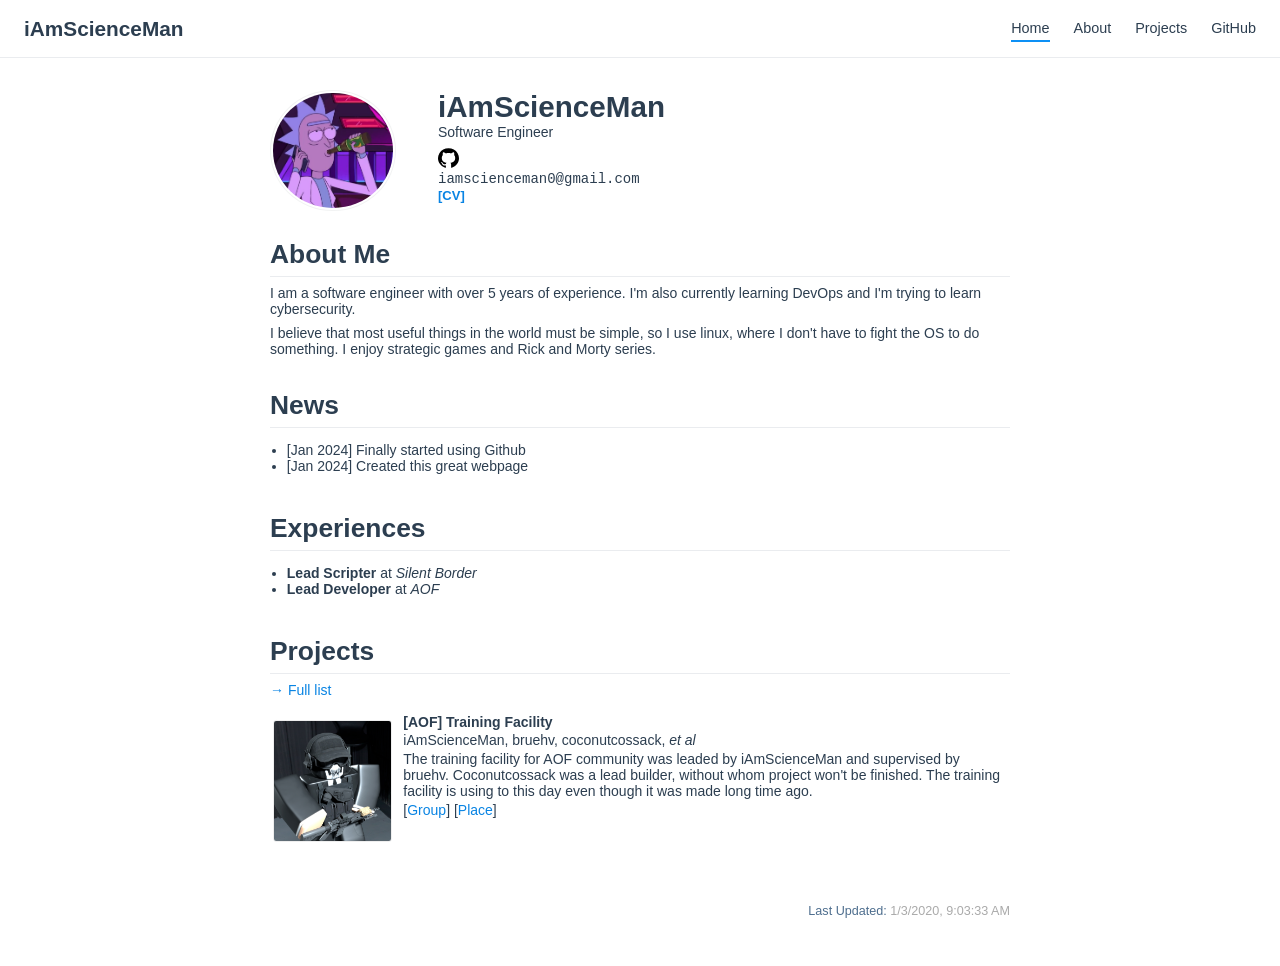
<file: index.html>
<!DOCTYPE html>
<html lang="en-US">
  <head>
    <meta charset="utf-8">
    <meta name="viewport" content="width=device-width,initial-scale=1">
    <title>iAmScienceMan</title>
    <meta name="description" content="A bio of a person iAmScienceMan.">
    <link rel="icon" href="/logo.png">
    
    <link rel="preload" href="/assets/css/0.styles.489d24ff.css" as="style"><link rel="preload" href="/assets/js/app.87659810.js" as="script"><link rel="preload" href="/assets/js/2.44b6f98c.js" as="script"><link rel="preload" href="/assets/js/7.25249112.js" as="script"><link rel="preload" href="/assets/js/4.9dccd740.js" as="script"><link rel="preload" href="/assets/js/5.54adec9b.js" as="script"><link rel="prefetch" href="/assets/js/10.23a08a59.js"><link rel="prefetch" href="/assets/js/11.854629a2.js"><link rel="prefetch" href="/assets/js/3.06951db2.js"><link rel="prefetch" href="/assets/js/6.aa288cdd.js"><link rel="prefetch" href="/assets/js/8.6f70e950.js"><link rel="prefetch" href="/assets/js/9.9368cfe2.js">
    <link rel="stylesheet" href="/assets/css/0.styles.489d24ff.css">
  </head>
  <body>
    <div id="app" data-server-rendered="true"><div class="theme-container no-sidebar home-page"><header class="navbar"><div class="sidebar-button"><svg xmlns="http://www.w3.org/2000/svg" aria-hidden="true" role="img" viewBox="0 0 448 512" class="icon"><path fill="currentColor" d="M436 124H12c-6.627 0-12-5.373-12-12V80c0-6.627 5.373-12 12-12h424c6.627 0 12 5.373 12 12v32c0 6.627-5.373 12-12 12zm0 160H12c-6.627 0-12-5.373-12-12v-32c0-6.627 5.373-12 12-12h424c6.627 0 12 5.373 12 12v32c0 6.627-5.373 12-12 12zm0 160H12c-6.627 0-12-5.373-12-12v-32c0-6.627 5.373-12 12-12h424c6.627 0 12 5.373 12 12v32c0 6.627-5.373 12-12 12z"></path></svg></div> <a href="/" class="home-link router-link-exact-active router-link-active"><!----> <span class="site-name">iAmScienceMan</span></a> <div class="links"><!----> <nav class="nav-links can-hide"><div class="nav-item"><a href="/" class="nav-link router-link-exact-active router-link-active">Home</a></div><div class="nav-item"><a href="/about/" class="nav-link">About</a></div><div class="nav-item"><a href="/projects/" class="nav-link">Projects</a></div><div class="nav-item"><a href="https://github.com/iAmScienceMan" target="_blank" rel="noopener noreferrer" class="nav-link external">
  GitHub
  <svg xmlns="http://www.w3.org/2000/svg" aria-hidden="true" x="0px" y="0px" viewBox="0 0 100 100" width="15" height="15" class="icon outbound"><path fill="currentColor" d="M18.8,85.1h56l0,0c2.2,0,4-1.8,4-4v-32h-8v28h-48v-48h28v-8h-32l0,0c-2.2,0-4,1.8-4,4v56C14.8,83.3,16.6,85.1,18.8,85.1z"></path> <polygon fill="currentColor" points="45.7,48.7 51.3,54.3 77.2,28.5 77.2,37.2 85.2,37.2 85.2,14.9 62.8,14.9 62.8,22.9 71.5,22.9"></polygon></svg></a></div> <!----></nav></div></header> <div class="sidebar-mask"></div> <aside class="sidebar"><nav class="nav-links"><div class="nav-item"><a href="/" class="nav-link router-link-exact-active router-link-active">Home</a></div><div class="nav-item"><a href="/about/" class="nav-link">About</a></div><div class="nav-item"><a href="/projects/" class="nav-link">Projects</a></div><div class="nav-item"><a href="https://github.com/iAmScienceMan" target="_blank" rel="noopener noreferrer" class="nav-link external">
  GitHub
  <svg xmlns="http://www.w3.org/2000/svg" aria-hidden="true" x="0px" y="0px" viewBox="0 0 100 100" width="15" height="15" class="icon outbound"><path fill="currentColor" d="M18.8,85.1h56l0,0c2.2,0,4-1.8,4-4v-32h-8v28h-48v-48h28v-8h-32l0,0c-2.2,0-4,1.8-4,4v56C14.8,83.3,16.6,85.1,18.8,85.1z"></path> <polygon fill="currentColor" points="45.7,48.7 51.3,54.3 77.2,28.5 77.2,37.2 85.2,37.2 85.2,14.9 62.8,14.9 62.8,22.9 71.5,22.9"></polygon></svg></a></div> <!----></nav>  <!----> </aside> <main class="page"> <div class="theme-default-content content__default"><div class="profile"><div class="image"><img src="/profile.jpg" alt></div> <div class="info"><div class="name">
      iAmScienceMan
    </div> <div class="bio"><p>Software Engineer</p></div> <div class="socials"><div><a href="https://github.com/iAmScienceMan" target="_blank"><img src="/icons/github.svg" alt="github" title="github"></a></div></div> <div class="contact"><div title="Contact me" class="email">iamscienceman0@gmail.com</div></div> <div><a target="_blank" href="https://github.com/iAmScienceMan" title="Download my CV in PDF"><font size="2em" color=""><b>[CV]</b></font></a></div></div></div> <h2 id="about-me">About Me</h2> <p>I am a software engineer with over 5 years of experience. I'm also currently learning DevOps and I'm trying to learn cybersecurity.</p> <p>I believe that most useful things in the world must be simple, so I use linux, where I don't have to fight the OS to do something.
I enjoy strategic games and Rick and Morty series.</p> <h2 id="news">News</h2> <ul><li>[Jan 2024] Finally started using Github</li> <li>[Jan 2024] Created this great webpage</li></ul> <h2 id="experiences">Experiences</h2> <ul><li><strong>Lead Scripter</strong> at <em>Silent Border</em> <br></li> <li><strong>Lead Developer</strong> at <em>AOF</em> <br></li></ul> <h2 id="projects">Projects</h2> <p><a href="/projects/">→ Full list</a></p> <div class="md-card"><div class="card-image"><img src="/projects/1.png" alt></div> <div class="card-content"><p><strong>[AOF] Training Facility</strong></p> <p>iAmScienceMan, bruehv, coconutcossack, <em>et al</em></p> <p>The training facility for AOF community was leaded by iAmScienceMan and supervised by bruehv. Coconutcossack was a lead builder, without whom project won't be finished. The training facility is using to this day even though it was made long time ago.</p> <p>[<a href="https://www.roblox.com/groups/12927287/Anti-Oder-Forces#!/about" target="_blank" rel="noopener noreferrer">Group<svg xmlns="http://www.w3.org/2000/svg" aria-hidden="true" x="0px" y="0px" viewBox="0 0 100 100" width="15" height="15" class="icon outbound"><path fill="currentColor" d="M18.8,85.1h56l0,0c2.2,0,4-1.8,4-4v-32h-8v28h-48v-48h28v-8h-32l0,0c-2.2,0-4,1.8-4,4v56C14.8,83.3,16.6,85.1,18.8,85.1z"></path> <polygon fill="currentColor" points="45.7,48.7 51.3,54.3 77.2,28.5 77.2,37.2 85.2,37.2 85.2,14.9 62.8,14.9 62.8,22.9 71.5,22.9"></polygon></svg></a>] [<a href="https://www.roblox.com/games/9436145534/AOF-Training-Facility" target="_blank" rel="noopener noreferrer">Place<svg xmlns="http://www.w3.org/2000/svg" aria-hidden="true" x="0px" y="0px" viewBox="0 0 100 100" width="15" height="15" class="icon outbound"><path fill="currentColor" d="M18.8,85.1h56l0,0c2.2,0,4-1.8,4-4v-32h-8v28h-48v-48h28v-8h-32l0,0c-2.2,0-4,1.8-4,4v56C14.8,83.3,16.6,85.1,18.8,85.1z"></path> <polygon fill="currentColor" points="45.7,48.7 51.3,54.3 77.2,28.5 77.2,37.2 85.2,37.2 85.2,14.9 62.8,14.9 62.8,22.9 71.5,22.9"></polygon></svg></a>]</p></div></div></div> <footer class="page-edit"><!----> <div class="last-updated"><span class="prefix">Last Updated:</span> <span class="time">1/3/2020, 9:03:33 AM</span></div></footer> <!----> </main></div><div class="global-ui"></div></div>
    <script src="/assets/js/app.87659810.js" defer></script><script src="/assets/js/2.44b6f98c.js" defer></script><script src="/assets/js/7.25249112.js" defer></script><script src="/assets/js/4.9dccd740.js" defer></script><script src="/assets/js/5.54adec9b.js" defer></script>
  </body>
</html>
</file>
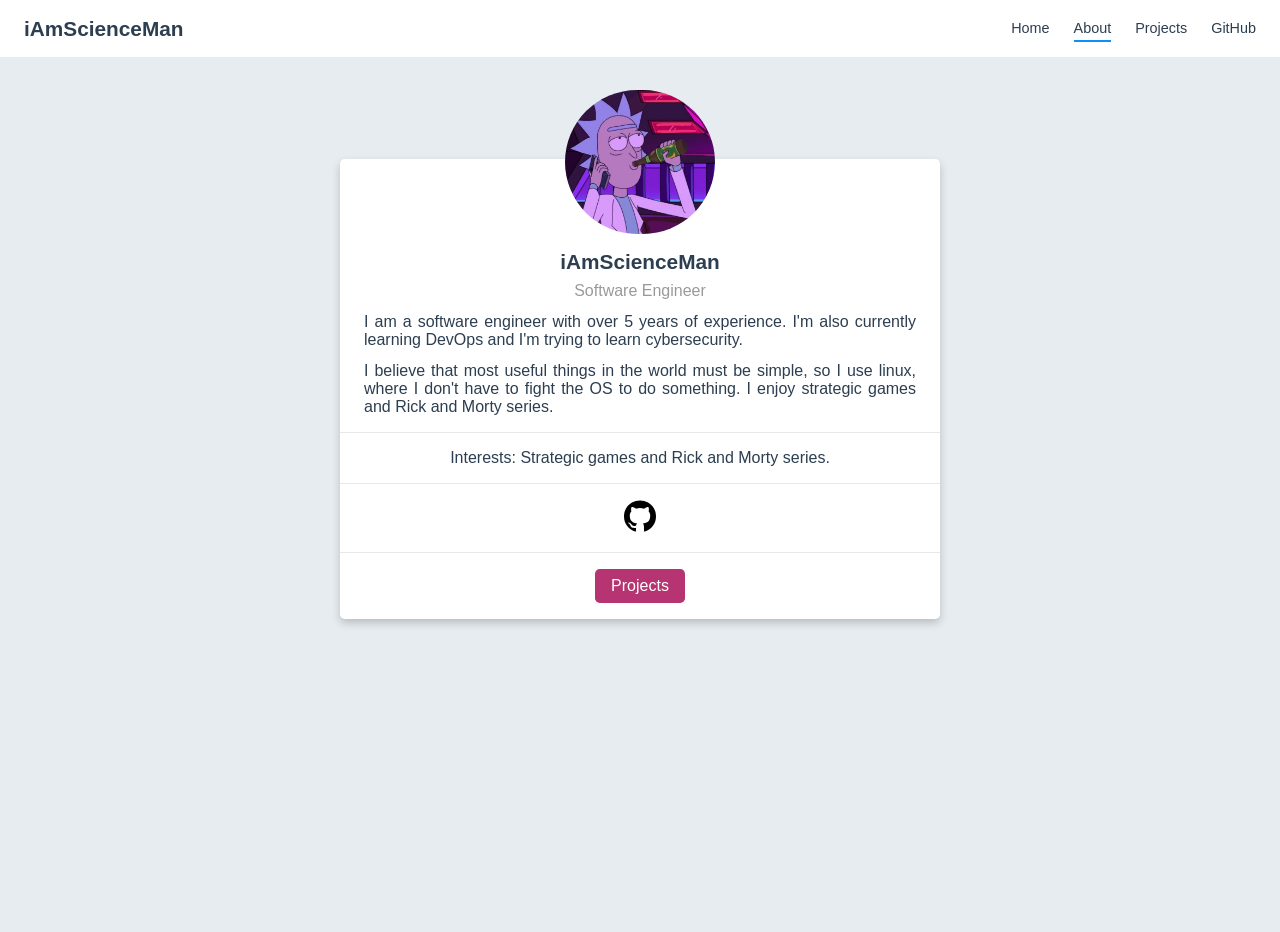
<file: about/index.html>
<!DOCTYPE html>
<html lang="en-US">
  <head>
    <meta charset="utf-8">
    <meta name="viewport" content="width=device-width,initial-scale=1">
    <title>iAmScienceMan</title>
    <meta name="description" content="The biography and information about me.">
    <link rel="icon" href="/logo.png">
    
    <link rel="preload" href="/assets/css/0.styles.489d24ff.css" as="style"><link rel="preload" href="/assets/js/app.87659810.js" as="script"><link rel="preload" href="/assets/js/2.44b6f98c.js" as="script"><link rel="preload" href="/assets/js/8.6f70e950.js" as="script"><link rel="preload" href="/assets/js/3.06951db2.js" as="script"><link rel="prefetch" href="/assets/js/10.23a08a59.js"><link rel="prefetch" href="/assets/js/11.854629a2.js"><link rel="prefetch" href="/assets/js/4.9dccd740.js"><link rel="prefetch" href="/assets/js/5.54adec9b.js"><link rel="prefetch" href="/assets/js/6.aa288cdd.js"><link rel="prefetch" href="/assets/js/7.25249112.js"><link rel="prefetch" href="/assets/js/9.9368cfe2.js">
    <link rel="stylesheet" href="/assets/css/0.styles.489d24ff.css">
  </head>
  <body>
    <div id="app" data-server-rendered="true"><div class="theme-container no-sidebar about-page"><header class="navbar"><div class="sidebar-button"><svg xmlns="http://www.w3.org/2000/svg" aria-hidden="true" role="img" viewBox="0 0 448 512" class="icon"><path fill="currentColor" d="M436 124H12c-6.627 0-12-5.373-12-12V80c0-6.627 5.373-12 12-12h424c6.627 0 12 5.373 12 12v32c0 6.627-5.373 12-12 12zm0 160H12c-6.627 0-12-5.373-12-12v-32c0-6.627 5.373-12 12-12h424c6.627 0 12 5.373 12 12v32c0 6.627-5.373 12-12 12zm0 160H12c-6.627 0-12-5.373-12-12v-32c0-6.627 5.373-12 12-12h424c6.627 0 12 5.373 12 12v32c0 6.627-5.373 12-12 12z"></path></svg></div> <a href="/" class="home-link router-link-active"><!----> <span class="site-name">iAmScienceMan</span></a> <div class="links"><!----> <nav class="nav-links can-hide"><div class="nav-item"><a href="/" class="nav-link">Home</a></div><div class="nav-item"><a href="/about/" class="nav-link router-link-exact-active router-link-active">About</a></div><div class="nav-item"><a href="/projects/" class="nav-link">Projects</a></div><div class="nav-item"><a href="https://github.com/iAmScienceMan" target="_blank" rel="noopener noreferrer" class="nav-link external">
  GitHub
  <svg xmlns="http://www.w3.org/2000/svg" aria-hidden="true" x="0px" y="0px" viewBox="0 0 100 100" width="15" height="15" class="icon outbound"><path fill="currentColor" d="M18.8,85.1h56l0,0c2.2,0,4-1.8,4-4v-32h-8v28h-48v-48h28v-8h-32l0,0c-2.2,0-4,1.8-4,4v56C14.8,83.3,16.6,85.1,18.8,85.1z"></path> <polygon fill="currentColor" points="45.7,48.7 51.3,54.3 77.2,28.5 77.2,37.2 85.2,37.2 85.2,14.9 62.8,14.9 62.8,22.9 71.5,22.9"></polygon></svg></a></div> <!----></nav></div></header> <div class="sidebar-mask"></div> <aside class="sidebar"><nav class="nav-links"><div class="nav-item"><a href="/" class="nav-link">Home</a></div><div class="nav-item"><a href="/about/" class="nav-link router-link-exact-active router-link-active">About</a></div><div class="nav-item"><a href="/projects/" class="nav-link">Projects</a></div><div class="nav-item"><a href="https://github.com/iAmScienceMan" target="_blank" rel="noopener noreferrer" class="nav-link external">
  GitHub
  <svg xmlns="http://www.w3.org/2000/svg" aria-hidden="true" x="0px" y="0px" viewBox="0 0 100 100" width="15" height="15" class="icon outbound"><path fill="currentColor" d="M18.8,85.1h56l0,0c2.2,0,4-1.8,4-4v-32h-8v28h-48v-48h28v-8h-32l0,0c-2.2,0-4,1.8-4,4v56C14.8,83.3,16.6,85.1,18.8,85.1z"></path> <polygon fill="currentColor" points="45.7,48.7 51.3,54.3 77.2,28.5 77.2,37.2 85.2,37.2 85.2,14.9 62.8,14.9 62.8,22.9 71.5,22.9"></polygon></svg></a></div> <!----></nav>  <!----> </aside> <main class="page"> <div class="theme-default-content content__default"><div class="about-card"><div class="avatar"><img src="/profile.jpg" alt></div> <div class="card"><div class="bio"><div class="head"><span>
          iAmScienceMan
        </span></div> <div class="info"><span>
          Software Engineer
        </span></div> <div class="description"><p>I am a software engineer with over 5 years of experience. I'm also currently learning DevOps and I'm trying to learn cybersecurity.</p> <p>I believe that most useful things in the world must be simple, so I use linux, where I don't have to fight the OS to do something.
I enjoy strategic games and Rick and Morty series.</p></div></div> <div class="interests"><span>
        Interests: Strategic games and Rick and Morty series.
      </span></div> <div class="socials"><div><a href="https://github.com/iAmScienceMan" target="_blank"><img src="/icons/github.svg" alt="github" title="github"></a></div></div> <div class="actions"><div><a href="/projects/" target="" class="button">
          Projects
        </a></div></div></div></div></div> <footer class="page-edit"><!----> <div class="last-updated"><span class="prefix">Last Updated:</span> <span class="time">1/3/2020, 7:57:27 AM</span></div></footer> <!----> </main></div><div class="global-ui"></div></div>
    <script src="/assets/js/app.87659810.js" defer></script><script src="/assets/js/2.44b6f98c.js" defer></script><script src="/assets/js/8.6f70e950.js" defer></script><script src="/assets/js/3.06951db2.js" defer></script>
  </body>
</html>
</file>
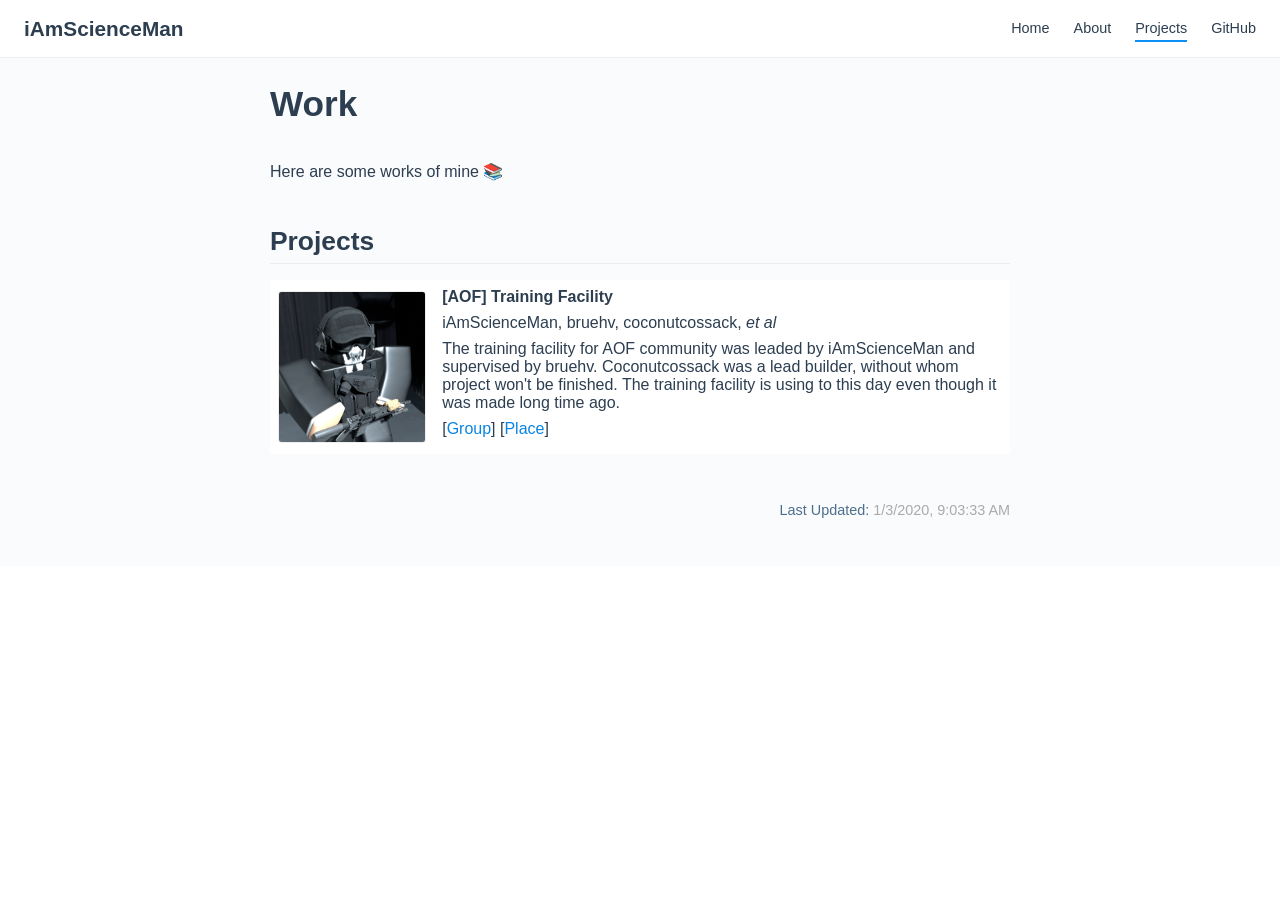
<file: projects/index.html>
<!DOCTYPE html>
<html lang="en-US">
  <head>
    <meta charset="utf-8">
    <meta name="viewport" content="width=device-width,initial-scale=1">
    <title>Work | iAmScienceMan</title>
    <meta name="description" content="A bio of a person iAmScienceMan.">
    <link rel="icon" href="/logo.png">
    
    <link rel="preload" href="/assets/css/0.styles.489d24ff.css" as="style"><link rel="preload" href="/assets/js/app.87659810.js" as="script"><link rel="preload" href="/assets/js/2.44b6f98c.js" as="script"><link rel="preload" href="/assets/js/9.9368cfe2.js" as="script"><link rel="preload" href="/assets/js/5.54adec9b.js" as="script"><link rel="prefetch" href="/assets/js/10.23a08a59.js"><link rel="prefetch" href="/assets/js/11.854629a2.js"><link rel="prefetch" href="/assets/js/3.06951db2.js"><link rel="prefetch" href="/assets/js/4.9dccd740.js"><link rel="prefetch" href="/assets/js/6.aa288cdd.js"><link rel="prefetch" href="/assets/js/7.25249112.js"><link rel="prefetch" href="/assets/js/8.6f70e950.js">
    <link rel="stylesheet" href="/assets/css/0.styles.489d24ff.css">
  </head>
  <body>
    <div id="app" data-server-rendered="true"><div class="theme-container no-sidebar projects-page"><header class="navbar"><div class="sidebar-button"><svg xmlns="http://www.w3.org/2000/svg" aria-hidden="true" role="img" viewBox="0 0 448 512" class="icon"><path fill="currentColor" d="M436 124H12c-6.627 0-12-5.373-12-12V80c0-6.627 5.373-12 12-12h424c6.627 0 12 5.373 12 12v32c0 6.627-5.373 12-12 12zm0 160H12c-6.627 0-12-5.373-12-12v-32c0-6.627 5.373-12 12-12h424c6.627 0 12 5.373 12 12v32c0 6.627-5.373 12-12 12zm0 160H12c-6.627 0-12-5.373-12-12v-32c0-6.627 5.373-12 12-12h424c6.627 0 12 5.373 12 12v32c0 6.627-5.373 12-12 12z"></path></svg></div> <a href="/" class="home-link router-link-active"><!----> <span class="site-name">iAmScienceMan</span></a> <div class="links"><!----> <nav class="nav-links can-hide"><div class="nav-item"><a href="/" class="nav-link">Home</a></div><div class="nav-item"><a href="/about/" class="nav-link">About</a></div><div class="nav-item"><a href="/projects/" class="nav-link router-link-exact-active router-link-active">Projects</a></div><div class="nav-item"><a href="https://github.com/iAmScienceMan" target="_blank" rel="noopener noreferrer" class="nav-link external">
  GitHub
  <svg xmlns="http://www.w3.org/2000/svg" aria-hidden="true" x="0px" y="0px" viewBox="0 0 100 100" width="15" height="15" class="icon outbound"><path fill="currentColor" d="M18.8,85.1h56l0,0c2.2,0,4-1.8,4-4v-32h-8v28h-48v-48h28v-8h-32l0,0c-2.2,0-4,1.8-4,4v56C14.8,83.3,16.6,85.1,18.8,85.1z"></path> <polygon fill="currentColor" points="45.7,48.7 51.3,54.3 77.2,28.5 77.2,37.2 85.2,37.2 85.2,14.9 62.8,14.9 62.8,22.9 71.5,22.9"></polygon></svg></a></div> <!----></nav></div></header> <div class="sidebar-mask"></div> <aside class="sidebar"><nav class="nav-links"><div class="nav-item"><a href="/" class="nav-link">Home</a></div><div class="nav-item"><a href="/about/" class="nav-link">About</a></div><div class="nav-item"><a href="/projects/" class="nav-link router-link-exact-active router-link-active">Projects</a></div><div class="nav-item"><a href="https://github.com/iAmScienceMan" target="_blank" rel="noopener noreferrer" class="nav-link external">
  GitHub
  <svg xmlns="http://www.w3.org/2000/svg" aria-hidden="true" x="0px" y="0px" viewBox="0 0 100 100" width="15" height="15" class="icon outbound"><path fill="currentColor" d="M18.8,85.1h56l0,0c2.2,0,4-1.8,4-4v-32h-8v28h-48v-48h28v-8h-32l0,0c-2.2,0-4,1.8-4,4v56C14.8,83.3,16.6,85.1,18.8,85.1z"></path> <polygon fill="currentColor" points="45.7,48.7 51.3,54.3 77.2,28.5 77.2,37.2 85.2,37.2 85.2,14.9 62.8,14.9 62.8,22.9 71.5,22.9"></polygon></svg></a></div> <!----></nav>  <!----> </aside> <main class="page"> <div class="theme-default-content content__default"><h1 id="work">Work</h1> <p>Here are some works of mine 📚</p> <h2 id="projects">Projects</h2> <div class="md-card"><div class="card-image"><img src="/projects/1.png" alt></div> <div class="card-content"><p><strong>[AOF] Training Facility</strong></p> <p>iAmScienceMan, bruehv, coconutcossack, <em>et al</em></p> <p>The training facility for AOF community was leaded by iAmScienceMan and supervised by bruehv. Coconutcossack was a lead builder, without whom project won't be finished. The training facility is using to this day even though it was made long time ago.</p> <p>[<a href="https://www.roblox.com/groups/12927287/Anti-Oder-Forces#!/about" target="_blank" rel="noopener noreferrer">Group<svg xmlns="http://www.w3.org/2000/svg" aria-hidden="true" x="0px" y="0px" viewBox="0 0 100 100" width="15" height="15" class="icon outbound"><path fill="currentColor" d="M18.8,85.1h56l0,0c2.2,0,4-1.8,4-4v-32h-8v28h-48v-48h28v-8h-32l0,0c-2.2,0-4,1.8-4,4v56C14.8,83.3,16.6,85.1,18.8,85.1z"></path> <polygon fill="currentColor" points="45.7,48.7 51.3,54.3 77.2,28.5 77.2,37.2 85.2,37.2 85.2,14.9 62.8,14.9 62.8,22.9 71.5,22.9"></polygon></svg></a>] [<a href="https://www.roblox.com/games/9436145534/AOF-Training-Facility" target="_blank" rel="noopener noreferrer">Place<svg xmlns="http://www.w3.org/2000/svg" aria-hidden="true" x="0px" y="0px" viewBox="0 0 100 100" width="15" height="15" class="icon outbound"><path fill="currentColor" d="M18.8,85.1h56l0,0c2.2,0,4-1.8,4-4v-32h-8v28h-48v-48h28v-8h-32l0,0c-2.2,0-4,1.8-4,4v56C14.8,83.3,16.6,85.1,18.8,85.1z"></path> <polygon fill="currentColor" points="45.7,48.7 51.3,54.3 77.2,28.5 77.2,37.2 85.2,37.2 85.2,14.9 62.8,14.9 62.8,22.9 71.5,22.9"></polygon></svg></a>]</p></div></div></div> <footer class="page-edit"><!----> <div class="last-updated"><span class="prefix">Last Updated:</span> <span class="time">1/3/2020, 9:03:33 AM</span></div></footer> <!----> </main></div><div class="global-ui"></div></div>
    <script src="/assets/js/app.87659810.js" defer></script><script src="/assets/js/2.44b6f98c.js" defer></script><script src="/assets/js/9.9368cfe2.js" defer></script><script src="/assets/js/5.54adec9b.js" defer></script>
  </body>
</html>
</file>
<file: assets/css/0.styles.489d24ff.css>
#nprogress{pointer-events:none}#nprogress .bar{background:#0984e3;position:fixed;z-index:1031;top:0;left:0;width:100%;height:2px}#nprogress .peg{display:block;position:absolute;right:0;width:100px;height:100%;box-shadow:0 0 10px #0984e3,0 0 5px #0984e3;opacity:1;-webkit-transform:rotate(3deg) translateY(-4px);transform:rotate(3deg) translateY(-4px)}#nprogress .spinner{display:block;position:fixed;z-index:1031;top:15px;right:15px}#nprogress .spinner-icon{width:18px;height:18px;box-sizing:border-box;border-color:#0984e3 transparent transparent #0984e3;border-style:solid;border-width:2px;border-radius:50%;-webkit-animation:nprogress-spinner .4s linear infinite;animation:nprogress-spinner .4s linear infinite}.nprogress-custom-parent{overflow:hidden;position:relative}.nprogress-custom-parent #nprogress .bar,.nprogress-custom-parent #nprogress .spinner{position:absolute}@-webkit-keyframes nprogress-spinner{0%{-webkit-transform:rotate(0deg);transform:rotate(0deg)}to{-webkit-transform:rotate(1turn);transform:rotate(1turn)}}@keyframes nprogress-spinner{0%{-webkit-transform:rotate(0deg);transform:rotate(0deg)}to{-webkit-transform:rotate(1turn);transform:rotate(1turn)}}.icon.outbound{color:#aaa;display:inline-block;vertical-align:middle;position:relative;top:-1px}.home{padding:3.6rem 2rem 0;max-width:960px;margin:0 auto;display:block}.home .hero{text-align:center}.home .hero img{max-width:100%;max-height:280px;display:block;margin:3rem auto 1.5rem}.home .hero h1{font-size:3rem}.home .hero .action,.home .hero .description,.home .hero h1{margin:1.8rem auto}.home .hero .description{max-width:35rem;font-size:1.6rem;line-height:1.3;color:#6a8bad}.home .hero .action-button{display:inline-block;font-size:1.2rem;color:#fff;background-color:#0984e3;padding:.8rem 1.6rem;border-radius:4px;-webkit-transition:background-color .1s ease;transition:background-color .1s ease;box-sizing:border-box;border-bottom:1px solid #0877cc}.home .hero .action-button:hover{background-color:#1292f6}.home .features{border-top:1px solid #eaecef;padding:1.2rem 0;margin-top:2.5rem;display:-webkit-box;display:flex;flex-wrap:wrap;-webkit-box-align:start;align-items:flex-start;align-content:stretch;-webkit-box-pack:justify;justify-content:space-between}.home .feature{-webkit-box-flex:1;flex-grow:1;flex-basis:30%;max-width:30%}.home .feature h2{font-size:1.4rem;font-weight:500;border-bottom:none;padding-bottom:0;color:#3a5169}.home .feature p{color:#4e6e8e}.home .footer{padding:2.5rem;border-top:1px solid #eaecef;text-align:center;color:#4e6e8e}@media (max-width:719px){.home .features{-webkit-box-orient:vertical;-webkit-box-direction:normal;flex-direction:column}.home .feature{max-width:100%;padding:0 2.5rem}}@media (max-width:419px){.home{padding-left:1.5rem;padding-right:1.5rem}.home .hero img{max-height:210px;margin:2rem auto 1.2rem}.home .hero h1{font-size:2rem}.home .hero .action,.home .hero .description,.home .hero h1{margin:1.2rem auto}.home .hero .description{font-size:1.2rem}.home .hero .action-button{font-size:1rem;padding:.6rem 1.2rem}.home .feature h2{font-size:1.25rem}}.search-box{display:inline-block;position:relative;margin-right:1rem}.search-box input{cursor:text;width:10rem;height:2rem;color:#4e6e8e;display:inline-block;border:1px solid #cfd4db;border-radius:2rem;font-size:.9rem;line-height:2rem;padding:0 .5rem 0 2rem;outline:none;-webkit-transition:all .2s ease;transition:all .2s ease;background:#fff url(/assets/img/search.83621669.svg) .6rem .5rem no-repeat;background-size:1rem}.search-box input:focus{cursor:auto;border-color:#0984e3}.search-box .suggestions{background:#fff;width:20rem;position:absolute;top:1.5rem;border:1px solid #cfd4db;border-radius:6px;padding:.4rem;list-style-type:none}.search-box .suggestions.align-right{right:0}.search-box .suggestion{line-height:1.4;padding:.4rem .6rem;border-radius:4px;cursor:pointer}.search-box .suggestion a{white-space:normal;color:#5d82a6}.search-box .suggestion a .page-title{font-weight:600}.search-box .suggestion a .header{font-size:.9em;margin-left:.25em}.search-box .suggestion.focused{background-color:#f3f4f5}.search-box .suggestion.focused a{color:#0984e3}@media (max-width:959px){.search-box input{cursor:pointer;width:0;border-color:transparent;position:relative}.search-box input:focus{cursor:text;left:0;width:10rem}}@media (-ms-high-contrast:none){.search-box input{height:2rem}}@media (max-width:959px) and (min-width:719px){.search-box .suggestions{left:0}}@media (max-width:719px){.search-box{margin-right:0}.search-box input{left:1rem}.search-box .suggestions{right:0}}@media (max-width:419px){.search-box .suggestions{width:calc(100vw - 4rem)}.search-box input:focus{width:8rem}}.sidebar-button{cursor:pointer;display:none;width:1.25rem;height:1.25rem;position:absolute;padding:.6rem;top:.6rem;left:1rem}.sidebar-button .icon{display:block;width:1.25rem;height:1.25rem}@media (max-width:719px){.sidebar-button{display:block}}.dropdown-enter,.dropdown-leave-to{height:0!important}.dropdown-wrapper{cursor:pointer}.dropdown-wrapper .dropdown-title{display:block;font-size:.9rem;font-family:inherit;cursor:inherit;padding:inherit;line-height:1.4rem;background:transparent;border:none;font-weight:500;color:#2c3e50}.dropdown-wrapper .dropdown-title:hover{border-color:transparent}.dropdown-wrapper .dropdown-title .arrow{vertical-align:middle;margin-top:-1px;margin-left:.4rem}.dropdown-wrapper .nav-dropdown .dropdown-item{color:inherit;line-height:1.7rem}.dropdown-wrapper .nav-dropdown .dropdown-item h4{margin:.45rem 0 0;border-top:1px solid #eee;padding:.45rem 1.5rem 0 1.25rem}.dropdown-wrapper .nav-dropdown .dropdown-item .dropdown-subitem-wrapper{padding:0;list-style:none}.dropdown-wrapper .nav-dropdown .dropdown-item .dropdown-subitem-wrapper .dropdown-subitem{font-size:.9em}.dropdown-wrapper .nav-dropdown .dropdown-item a{display:block;line-height:1.7rem;position:relative;border-bottom:none;font-weight:400;margin-bottom:0;padding:0 1.5rem 0 1.25rem}.dropdown-wrapper .nav-dropdown .dropdown-item a.router-link-active,.dropdown-wrapper .nav-dropdown .dropdown-item a:hover{color:#0984e3}.dropdown-wrapper .nav-dropdown .dropdown-item a.router-link-active:after{content:"";width:0;height:0;border-left:5px solid #0984e3;border-top:3px solid transparent;border-bottom:3px solid transparent;position:absolute;top:calc(50% - 2px);left:9px}.dropdown-wrapper .nav-dropdown .dropdown-item:first-child h4{margin-top:0;padding-top:0;border-top:0}@media (max-width:719px){.dropdown-wrapper.open .dropdown-title{margin-bottom:.5rem}.dropdown-wrapper .dropdown-title{font-weight:600;font-size:inherit}.dropdown-wrapper .dropdown-title:hover{color:#0984e3}.dropdown-wrapper .nav-dropdown{-webkit-transition:height .1s ease-out;transition:height .1s ease-out;overflow:hidden}.dropdown-wrapper .nav-dropdown .dropdown-item h4{border-top:0;margin-top:0;padding-top:0}.dropdown-wrapper .nav-dropdown .dropdown-item>a,.dropdown-wrapper .nav-dropdown .dropdown-item h4{font-size:15px;line-height:2rem}.dropdown-wrapper .nav-dropdown .dropdown-item .dropdown-subitem{font-size:14px;padding-left:1rem}}@media (min-width:719px){.dropdown-wrapper{height:1.8rem}.dropdown-wrapper.open .nav-dropdown,.dropdown-wrapper:hover .nav-dropdown{display:block!important}.dropdown-wrapper.open:blur{display:none}.dropdown-wrapper .dropdown-title .arrow{border-left:4px solid transparent;border-right:4px solid transparent;border-top:6px solid #ccc;border-bottom:0}.dropdown-wrapper .nav-dropdown{display:none;height:auto!important;box-sizing:border-box;max-height:calc(100vh - 2.7rem);overflow-y:auto;position:absolute;top:100%;right:0;background-color:#fff;padding:.6rem 0;border:1px solid;border-color:#ddd #ddd #ccc;text-align:left;border-radius:.25rem;white-space:nowrap;margin:0}}.nav-links{display:inline-block}.nav-links a{line-height:1.4rem;color:inherit}.nav-links a.router-link-active,.nav-links a:hover{color:#0984e3}.nav-links .nav-item{position:relative;display:inline-block;margin-left:1.5rem;line-height:2rem}.nav-links .nav-item:first-child{margin-left:0}.nav-links .repo-link{margin-left:1.5rem}@media (max-width:719px){.nav-links .nav-item,.nav-links .repo-link{margin-left:0}}@media (min-width:719px){.nav-links a.router-link-active,.nav-links a:hover{color:#2c3e50}.nav-item>a:not(.external).router-link-active,.nav-item>a:not(.external):hover{margin-bottom:-2px;border-bottom:2px solid #0d90f5}}.navbar{padding:.7rem 1.5rem;line-height:2.2rem}.navbar a,.navbar img,.navbar span{display:inline-block}.navbar .logo{height:2.2rem;min-width:2.2rem;margin-right:.8rem;vertical-align:top}.navbar .site-name{font-size:1.3rem;font-weight:600;color:#2c3e50;position:relative}.navbar .links{padding-left:1.5rem;box-sizing:border-box;background-color:#fff;white-space:nowrap;font-size:.9rem;position:absolute;right:1.5rem;top:.7rem;display:-webkit-box;display:flex}.navbar .links .search-box{-webkit-box-flex:0;flex:0 0 auto;vertical-align:top}@media (max-width:719px){.navbar{padding-left:4rem}.navbar .can-hide{display:none}.navbar .links{padding-left:1.5rem}.navbar .site-name{width:calc(100vw - 9.4rem);overflow:hidden;white-space:nowrap;text-overflow:ellipsis}}.page-edit{max-width:740px;margin:0 auto;padding:2rem 2.5rem}@media (max-width:959px){.page-edit{padding:2rem}}@media (max-width:419px){.page-edit{padding:1.5rem}}.page-edit{padding-top:1rem;padding-bottom:1rem;overflow:auto}.page-edit .edit-link{display:inline-block}.page-edit .edit-link a{color:#4e6e8e;margin-right:.25rem}.page-edit .last-updated{float:right;font-size:.9em}.page-edit .last-updated .prefix{font-weight:500;color:#4e6e8e}.page-edit .last-updated .time{font-weight:400;color:#aaa}@media (max-width:719px){.page-edit .edit-link{margin-bottom:.5rem}.page-edit .last-updated{font-size:.8em;float:none;text-align:left}}.page-nav{max-width:740px;margin:0 auto;padding:2rem 2.5rem}@media (max-width:959px){.page-nav{padding:2rem}}@media (max-width:419px){.page-nav{padding:1.5rem}}.page-nav{padding-top:1rem;padding-bottom:0}.page-nav .inner{min-height:2rem;margin-top:0;border-top:1px solid #eaecef;padding-top:1rem;overflow:auto}.page-nav .next{float:right}.page{padding-bottom:2rem;display:block}.sidebar-group .sidebar-group{padding-left:.5em}.sidebar-group:not(.collapsable) .sidebar-heading:not(.clickable){cursor:auto;color:inherit}.sidebar-group.is-sub-group{padding-left:0}.sidebar-group.is-sub-group>.sidebar-heading{font-size:.95em;line-height:1.4;font-weight:400;padding-left:2rem}.sidebar-group.is-sub-group>.sidebar-heading:not(.clickable){opacity:.5}.sidebar-group.is-sub-group>.sidebar-group-items{padding-left:1rem}.sidebar-group.is-sub-group>.sidebar-group-items>li>.sidebar-link{font-size:.95em;border-left:none}.sidebar-group.depth-2>.sidebar-heading{border-left:none}.sidebar-heading{color:#2c3e50;-webkit-transition:color .15s ease;transition:color .15s ease;cursor:pointer;font-size:1.1em;font-weight:700;padding:.35rem 1.5rem .35rem 1.25rem;width:100%;box-sizing:border-box;margin:0;border-left:.25rem solid transparent}.sidebar-heading.open,.sidebar-heading:hover{color:inherit}.sidebar-heading .arrow{position:relative;top:-.12em;left:.5em}.sidebar-heading.clickable.active{font-weight:600;color:#0984e3;border-left-color:#0984e3}.sidebar-heading.clickable:hover{color:#0984e3}.sidebar-group-items{-webkit-transition:height .1s ease-out;transition:height .1s ease-out;font-size:.95em;overflow:hidden}.sidebar .sidebar-sub-headers{padding-left:1rem;font-size:.95em}a.sidebar-link{font-size:1em;font-weight:400;display:inline-block;color:#2c3e50;border-left:.25rem solid transparent;padding:.35rem 1rem .35rem 1.25rem;line-height:1.4;width:100%;box-sizing:border-box}a.sidebar-link:hover{color:#0984e3}a.sidebar-link.active{font-weight:600;color:#0984e3;border-left-color:#0984e3}.sidebar-group a.sidebar-link{padding-left:2rem}.sidebar-sub-headers a.sidebar-link{padding-top:.25rem;padding-bottom:.25rem;border-left:none}.sidebar-sub-headers a.sidebar-link.active{font-weight:500}.sidebar ul{padding:0;margin:0;list-style-type:none}.sidebar a{display:inline-block}.sidebar .nav-links{display:none;border-bottom:1px solid #eaecef;padding:.5rem 0 .75rem}.sidebar .nav-links a{font-weight:600}.sidebar .nav-links .nav-item,.sidebar .nav-links .repo-link{display:block;line-height:1.25rem;font-size:1.1em;padding:.5rem 0 .5rem 1.5rem}.sidebar>.sidebar-links{padding:1.5rem 0}.sidebar>.sidebar-links>li>a.sidebar-link{font-size:1.1em;line-height:1.7;font-weight:700}.sidebar>.sidebar-links>li:not(:first-child){margin-top:.75rem}@media (max-width:719px){.sidebar .nav-links{display:block}.sidebar .nav-links .dropdown-wrapper .nav-dropdown .dropdown-item a.router-link-active:after{top:calc(1rem - 2px)}.sidebar>.sidebar-links{padding:1rem 0}}.theme-container.home-page .page{font-size:14px;font-family:lucida grande,lucida sans unicode,lucida,Helvetica Neue,Helvetica,Arial,sans-serif}.theme-container.home-page .page p{margin:0 0 .5rem}.theme-container.home-page .page ol,.theme-container.home-page .page p,.theme-container.home-page .page ul{line-height:normal}.theme-container.home-page .page a{font-weight:400}.theme-container.home-page .page .theme-default-content:not(.custom)>h2{margin-bottom:.5rem}.theme-container.home-page .page .theme-default-content:not(.custom)>h2:first-child+p{margin-top:.5rem}.theme-container.home-page .page .theme-default-content:not(.custom)>h3{padding-top:4rem}.theme-container.home-page .page .md-card{margin-top:.5em}.theme-container.home-page .page .md-card .card-image{padding:.2rem}.theme-container.home-page .page .md-card .card-image img{max-width:120px;max-height:120px}.theme-container.home-page .page .md-card .card-content p{-webkit-margin-after:.2em}@media (max-width:419px){.theme-container.home-page .page ol,.theme-container.home-page .page p,.theme-container.home-page .page ul{line-height:1.5}.theme-container.home-page .page .md-card .card-image img{width:100%;max-width:400px}}.theme-container.about-page .page{background-color:#e6ecf0;min-height:100vh}.theme-container.about-page .page .last-updated{display:none}.projects-page{background-color:#fafbfc}code[class*=language-],pre[class*=language-]{color:#ccc;background:none;font-family:Consolas,Monaco,Andale Mono,Ubuntu Mono,monospace;font-size:1em;text-align:left;white-space:pre;word-spacing:normal;word-break:normal;word-wrap:normal;line-height:1.5;-moz-tab-size:4;-o-tab-size:4;tab-size:4;-webkit-hyphens:none;-ms-hyphens:none;hyphens:none}pre[class*=language-]{padding:1em;margin:.5em 0;overflow:auto}:not(pre)>code[class*=language-],pre[class*=language-]{background:#2d2d2d}:not(pre)>code[class*=language-]{padding:.1em;border-radius:.3em;white-space:normal}.token.block-comment,.token.cdata,.token.comment,.token.doctype,.token.prolog{color:#999}.token.punctuation{color:#ccc}.token.attr-name,.token.deleted,.token.namespace,.token.tag{color:#e2777a}.token.function-name{color:#6196cc}.token.boolean,.token.function,.token.number{color:#f08d49}.token.class-name,.token.constant,.token.property,.token.symbol{color:#f8c555}.token.atrule,.token.builtin,.token.important,.token.keyword,.token.selector{color:#cc99cd}.token.attr-value,.token.char,.token.regex,.token.string,.token.variable{color:#7ec699}.token.entity,.token.operator,.token.url{color:#67cdcc}.token.bold,.token.important{font-weight:700}.token.italic{font-style:italic}.token.entity{cursor:help}.token.inserted{color:green}.theme-default-content code{color:#476582;padding:.25rem .5rem;margin:0;font-size:.85em;background-color:rgba(27,31,35,.05);border-radius:3px}.theme-default-content code .token.deleted{color:#ec5975}.theme-default-content code .token.inserted{color:#0984e3}.theme-default-content pre,.theme-default-content pre[class*=language-]{line-height:1.4;padding:1.25rem 1.5rem;margin:.85rem 0;background-color:#282c34;border-radius:6px;overflow:auto}.theme-default-content pre[class*=language-] code,.theme-default-content pre code{color:#fff;padding:0;background-color:transparent;border-radius:0}div[class*=language-]{position:relative;background-color:#282c34;border-radius:6px}div[class*=language-] .highlight-lines{-webkit-user-select:none;-ms-user-select:none;user-select:none;padding-top:1.3rem;position:absolute;top:0;left:0;width:100%;line-height:1.4}div[class*=language-] .highlight-lines .highlighted{background-color:rgba(0,0,0,.66)}div[class*=language-] pre,div[class*=language-] pre[class*=language-]{background:transparent;position:relative;z-index:1}div[class*=language-]:before{position:absolute;z-index:3;top:.8em;right:1em;font-size:.75rem;color:hsla(0,0%,100%,.4)}div[class*=language-]:not(.line-numbers-mode) .line-numbers-wrapper{display:none}div[class*=language-].line-numbers-mode .highlight-lines .highlighted{position:relative}div[class*=language-].line-numbers-mode .highlight-lines .highlighted:before{content:" ";position:absolute;z-index:3;left:0;top:0;display:block;width:3.5rem;height:100%;background-color:rgba(0,0,0,.66)}div[class*=language-].line-numbers-mode pre{padding-left:4.5rem;vertical-align:middle}div[class*=language-].line-numbers-mode .line-numbers-wrapper{position:absolute;top:0;width:3.5rem;text-align:center;color:hsla(0,0%,100%,.3);padding:1.25rem 0;line-height:1.4}div[class*=language-].line-numbers-mode .line-numbers-wrapper br{-webkit-user-select:none;-ms-user-select:none;user-select:none}div[class*=language-].line-numbers-mode .line-numbers-wrapper .line-number{position:relative;z-index:4;-webkit-user-select:none;-ms-user-select:none;user-select:none;font-size:.85em}div[class*=language-].line-numbers-mode:after{content:"";position:absolute;z-index:2;top:0;left:0;width:3.5rem;height:100%;border-radius:6px 0 0 6px;border-right:1px solid rgba(0,0,0,.66);background-color:#282c34}div[class~=language-js]:before{content:"js"}div[class~=language-ts]:before{content:"ts"}div[class~=language-html]:before{content:"html"}div[class~=language-md]:before{content:"md"}div[class~=language-vue]:before{content:"vue"}div[class~=language-css]:before{content:"css"}div[class~=language-sass]:before{content:"sass"}div[class~=language-scss]:before{content:"scss"}div[class~=language-less]:before{content:"less"}div[class~=language-stylus]:before{content:"stylus"}div[class~=language-go]:before{content:"go"}div[class~=language-java]:before{content:"java"}div[class~=language-c]:before{content:"c"}div[class~=language-sh]:before{content:"sh"}div[class~=language-yaml]:before{content:"yaml"}div[class~=language-py]:before{content:"py"}div[class~=language-docker]:before{content:"docker"}div[class~=language-dockerfile]:before{content:"dockerfile"}div[class~=language-makefile]:before{content:"makefile"}div[class~=language-javascript]:before{content:"js"}div[class~=language-typescript]:before{content:"ts"}div[class~=language-markup]:before{content:"html"}div[class~=language-markdown]:before{content:"md"}div[class~=language-json]:before{content:"json"}div[class~=language-ruby]:before{content:"rb"}div[class~=language-python]:before{content:"py"}div[class~=language-bash]:before{content:"sh"}div[class~=language-php]:before{content:"php"}.custom-block .custom-block-title{font-weight:600;margin-bottom:-.4rem}.custom-block.danger,.custom-block.tip,.custom-block.warning{padding:.1rem 1.5rem;border-left-width:.5rem;border-left-style:solid;margin:1rem 0}.custom-block.tip{background-color:#f3f5f7;border-color:#42b983}.custom-block.warning{background-color:rgba(255,229,100,.3);border-color:#e7c000;color:#6b5900}.custom-block.warning .custom-block-title{color:#b29400}.custom-block.warning a{color:#2c3e50}.custom-block.danger{background-color:#ffe6e6;border-color:#c00;color:#4d0000}.custom-block.danger .custom-block-title{color:#900}.custom-block.danger a{color:#2c3e50}.arrow{display:inline-block;width:0;height:0}.arrow.up{border-bottom:6px solid #ccc}.arrow.down,.arrow.up{border-left:4px solid transparent;border-right:4px solid transparent}.arrow.down{border-top:6px solid #ccc}.arrow.right{border-left:6px solid #ccc}.arrow.left,.arrow.right{border-top:4px solid transparent;border-bottom:4px solid transparent}.arrow.left{border-right:6px solid #ccc}.theme-default-content:not(.custom){max-width:740px;margin:0 auto;padding:2rem 2.5rem}@media (max-width:959px){.theme-default-content:not(.custom){padding:2rem}}@media (max-width:419px){.theme-default-content:not(.custom){padding:1.5rem}}.table-of-contents .badge{vertical-align:middle}body,html{padding:0;margin:0;background-color:#fff}body{font-family:-apple-system,BlinkMacSystemFont,Segoe UI,Roboto,Oxygen,Ubuntu,Cantarell,Fira Sans,Droid Sans,Helvetica Neue,sans-serif;-webkit-font-smoothing:antialiased;-moz-osx-font-smoothing:grayscale;font-size:16px;color:#2c3e50}.page{padding-left:20rem}.navbar{z-index:20;right:0;height:3.6rem;background-color:#fff;box-sizing:border-box;border-bottom:1px solid #eaecef}.navbar,.sidebar-mask{position:fixed;top:0;left:0}.sidebar-mask{z-index:9;width:100vw;height:100vh;display:none}.sidebar{font-size:16px;background-color:#fff;width:20rem;position:fixed;z-index:10;margin:0;top:3.6rem;left:0;bottom:0;box-sizing:border-box;border-right:1px solid #eaecef;overflow-y:auto}.theme-default-content:not(.custom)>:first-child{margin-top:3.6rem}.theme-default-content:not(.custom) a:hover{text-decoration:underline}.theme-default-content:not(.custom) p.demo{padding:1rem 1.5rem;border:1px solid #ddd;border-radius:4px}.theme-default-content:not(.custom) img{max-width:100%}.theme-default-content.custom{padding:0;margin:0}.theme-default-content.custom img{max-width:100%}a{font-weight:500;text-decoration:none}a,p a code{color:#0984e3}p a code{font-weight:400}kbd{background:#eee;border:.15rem solid #ddd;border-bottom:.25rem solid #ddd;border-radius:.15rem;padding:0 .15em}blockquote{font-size:1rem;color:#999;border-left:.2rem solid #dfe2e5;margin:1rem 0;padding:.25rem 0 .25rem 1rem}blockquote>p{margin:0}ol,ul{padding-left:1.2em}strong{font-weight:600}h1,h2,h3,h4,h5,h6{font-weight:600;line-height:1.25}.theme-default-content:not(.custom)>h1,.theme-default-content:not(.custom)>h2,.theme-default-content:not(.custom)>h3,.theme-default-content:not(.custom)>h4,.theme-default-content:not(.custom)>h5,.theme-default-content:not(.custom)>h6{margin-top:-3.1rem;padding-top:4.6rem;margin-bottom:0}.theme-default-content:not(.custom)>h1:first-child,.theme-default-content:not(.custom)>h2:first-child,.theme-default-content:not(.custom)>h3:first-child,.theme-default-content:not(.custom)>h4:first-child,.theme-default-content:not(.custom)>h5:first-child,.theme-default-content:not(.custom)>h6:first-child{margin-top:-1.5rem;margin-bottom:1rem}.theme-default-content:not(.custom)>h1:first-child+.custom-block,.theme-default-content:not(.custom)>h1:first-child+p,.theme-default-content:not(.custom)>h1:first-child+pre,.theme-default-content:not(.custom)>h2:first-child+.custom-block,.theme-default-content:not(.custom)>h2:first-child+p,.theme-default-content:not(.custom)>h2:first-child+pre,.theme-default-content:not(.custom)>h3:first-child+.custom-block,.theme-default-content:not(.custom)>h3:first-child+p,.theme-default-content:not(.custom)>h3:first-child+pre,.theme-default-content:not(.custom)>h4:first-child+.custom-block,.theme-default-content:not(.custom)>h4:first-child+p,.theme-default-content:not(.custom)>h4:first-child+pre,.theme-default-content:not(.custom)>h5:first-child+.custom-block,.theme-default-content:not(.custom)>h5:first-child+p,.theme-default-content:not(.custom)>h5:first-child+pre,.theme-default-content:not(.custom)>h6:first-child+.custom-block,.theme-default-content:not(.custom)>h6:first-child+p,.theme-default-content:not(.custom)>h6:first-child+pre{margin-top:2rem}h1:hover .header-anchor,h2:hover .header-anchor,h3:hover .header-anchor,h4:hover .header-anchor,h5:hover .header-anchor,h6:hover .header-anchor{opacity:1}h1{font-size:2.2rem}h2{font-size:1.65rem;padding-bottom:.3rem;border-bottom:1px solid #eaecef}h3{font-size:1.35rem}a.header-anchor{font-size:.85em;float:left;margin-left:-.87em;padding-right:.23em;margin-top:.125em;opacity:0}a.header-anchor:hover{text-decoration:none}.line-number,code,kbd{font-family:source-code-pro,Menlo,Monaco,Consolas,Courier New,monospace}ol,p,ul{line-height:1.7}hr{border:0;border-top:1px solid #eaecef}table{border-collapse:collapse;margin:1rem 0;display:block;overflow-x:auto}tr{border-top:1px solid #dfe2e5}tr:nth-child(2n){background-color:#f6f8fa}td,th{border:1px solid #dfe2e5;padding:.6em 1em}.theme-container.sidebar-open .sidebar-mask{display:block}.theme-container.no-navbar .theme-default-content:not(.custom)>h1,.theme-container.no-navbar h2,.theme-container.no-navbar h3,.theme-container.no-navbar h4,.theme-container.no-navbar h5,.theme-container.no-navbar h6{margin-top:1.5rem;padding-top:0}.theme-container.no-navbar .sidebar{top:0}@media (min-width:720px){.theme-container.no-sidebar .sidebar{display:none}.theme-container.no-sidebar .page{padding-left:0}}@media (max-width:959px){.sidebar{font-size:15px;width:16.4rem}.page{padding-left:16.4rem}}@media (max-width:719px){.sidebar{top:0;padding-top:3.6rem;transform:translateX(-100%);transition:transform .2s ease}.page{padding-left:0}.theme-container.sidebar-open .sidebar{transform:translateX(0)}.theme-container.no-navbar .sidebar{padding-top:0}}@media (max-width:419px){h1{font-size:1.9rem}.theme-default-content div[class*=language-]{margin:.85rem -1.5rem;border-radius:0}}.icon.outbound{display:none}.about-card{width:100%;display:-webkit-box;display:flex;-webkit-box-orient:vertical;-webkit-box-direction:normal;flex-direction:column;-webkit-box-align:center;align-items:center}.about-card .avatar{position:relative;z-index:1}.about-card .avatar img{display:block;width:100%;height:auto;max-width:150px;border-radius:500rem}.about-card .card{max-width:600px;width:100%;position:relative;top:-75px;padding-top:75px;margin-left:auto;margin-right:auto;background:#fff;box-shadow:0 4px 8px 0 rgba(0,0,0,.2);border-radius:.3rem;text-align:center}.about-card .card .bio{padding:1em}.about-card .card .bio .head{font-weight:700;font-size:1.3em}.about-card .card .bio .info{padding-top:.5rem;font-size:1em;color:rgba(0,0,0,.4)}.about-card .card .bio .description{text-align:justify}.about-card .card .bio .description p{padding:.8em .5em 0;line-height:normal;-webkit-margin-before:0;-webkit-margin-after:0}.about-card .card .bio .description p a{font-weight:400}.about-card .card .interests{padding:1em 1.5em;border-top:1px solid rgba(34,36,38,.1)}.about-card .card .socials{border-top:1px solid rgba(34,36,38,.1);display:-webkit-box;display:flex;-webkit-box-orient:horizontal;-webkit-box-direction:normal;flex-direction:row;-webkit-box-pack:center;justify-content:center;flex-wrap:wrap}.about-card .card .socials img{width:32px;margin:1em;cursor:pointer}.about-card .card .actions{border-top:1px solid rgba(34,36,38,.1);display:-webkit-box;display:flex;-webkit-box-orient:horizontal;-webkit-box-direction:normal;flex-direction:row;-webkit-box-pack:center;justify-content:center;flex-wrap:wrap}.about-card .card .actions .button{background-color:#b53471;border:none;border-radius:.3em;color:#fff;padding:.5em 1em;margin:1em .5em;font-size:1rem;font-family:inherit;font-weight:400;text-align:center;text-decoration:none;display:inline-block;-webkit-transition-duration:.4s;transition-duration:.4s;cursor:pointer}.about-card .card .actions .button:hover{background-color:#34495e}.about-card .footer{padding:1rem;font-weight:200;font-size:1rem;text-align:center;color:#9fa9aa;margin-top:auto}.profile{display:-webkit-box;display:flex;-webkit-box-orient:horizontal;-webkit-box-direction:normal;flex-direction:row;-webkit-box-align:stretch;align-items:stretch}.profile .image{max-width:120px}.profile .image img{border-radius:50%;padding:2px;border:1px solid #f2f3f3}.profile .info{display:-webkit-box;display:flex;-webkit-box-flex:1;flex:1 1;-webkit-box-orient:vertical;-webkit-box-direction:normal;flex-direction:column;padding-left:3rem}.profile .info .name{font-size:1.85rem;font-weight:600}.profile .info .socials{display:-webkit-box;display:flex;-webkit-box-orient:horizontal;-webkit-box-direction:normal;flex-direction:row}.profile .info .socials img{width:1.3rem;margin:0 .6rem 0 0;cursor:pointer}.profile .info .socials b{margin-left:1rem}.profile .info .contact .title{font-size:1.2rem;font-weight:400}.profile .info .contact .email{font-family:Courier New,Courier,monospace}@media (max-width:419px){.profile .image{max-width:100px}}.md-card{background-color:#fff;margin-top:1em;min-height:150px;-webkit-box-orient:horizontal;-webkit-box-direction:normal;flex-direction:row;-webkit-box-align:stretch;align-items:stretch}.md-card,.md-card .card-image{display:-webkit-box;display:flex}.md-card .card-image{-webkit-box-align:center;align-items:center;padding:.5rem}.md-card .card-image img{max-width:150px;max-height:150px;height:150px;border:1px solid #eee;border-radius:.2rem;-o-object-fit:cover;object-fit:cover}.md-card .card-content{padding:.5rem;-webkit-box-flex:1;flex-grow:1}.md-card .card-content p{line-height:normal;-webkit-margin-before:0;-webkit-margin-after:.5em}.md-card .card-content blockquote{font-size:1rem}.md-card.show-border{border:1px solid #eee;border-radius:.5rem;box-shadow:0 5px 15px -5px rgba(0,0,0,.1);padding:.5rem}@media (max-width:419px){.md-card{display:-webkit-box;display:flex;-webkit-box-orient:vertical;-webkit-box-direction:normal;flex-direction:column;margin:1rem -.5rem;padding:.5rem;box-sizing:border-box}.md-card .card-image{-webkit-box-flex:1;flex-grow:1;-webkit-box-align:stretch;align-items:stretch}.md-card .card-image img{width:100%;max-width:400px}.md-card .card-content pre{margin:0;border-radius:6px}}.badge[data-v-c13ee5b0]{display:inline-block;font-size:14px;height:18px;line-height:18px;border-radius:3px;padding:0 6px;color:#fff}.badge.green[data-v-c13ee5b0],.badge.tip[data-v-c13ee5b0],.badge[data-v-c13ee5b0]{background-color:#42b983}.badge.error[data-v-c13ee5b0]{background-color:#da5961}.badge.warn[data-v-c13ee5b0],.badge.warning[data-v-c13ee5b0],.badge.yellow[data-v-c13ee5b0]{background-color:#e7c000}.badge+.badge[data-v-c13ee5b0]{margin-left:5px}
</file>
